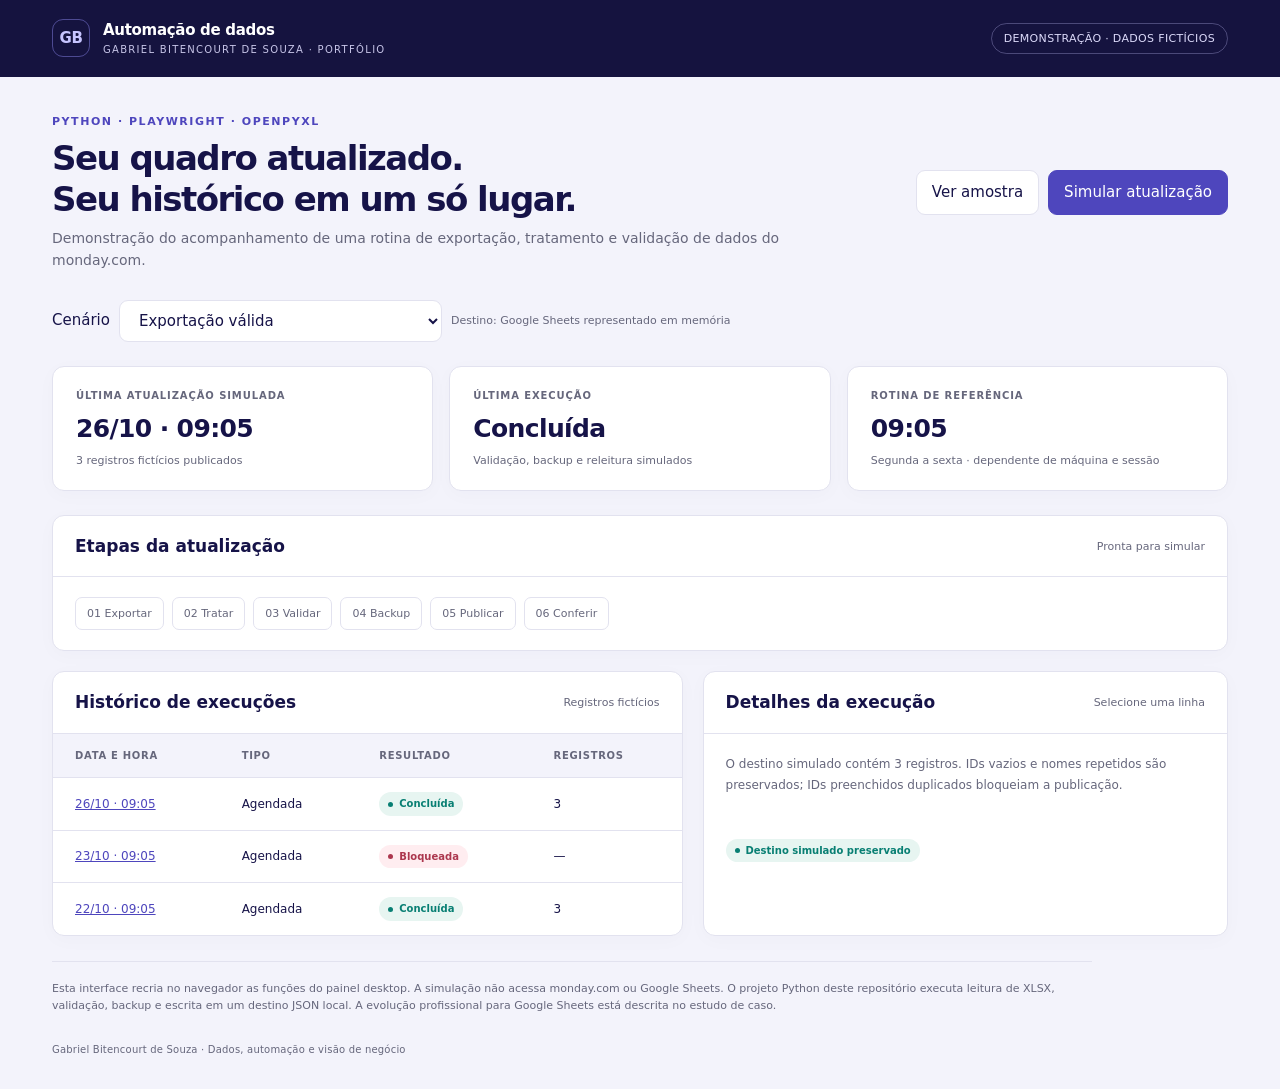
<file: docs/index.html>
<!doctype html><html lang="pt-BR"><head><meta charset="utf-8"><meta name="viewport" content="width=device-width,initial-scale=1"><meta name="referrer" content="no-referrer"><title>Automação Monday — demonstração</title><link rel="stylesheet" href="style.css"></head><body><header class="top"><div class="top-inner"><div class="brand"><span class="monogram">GB</span><div>Automação de dados<small>GABRIEL BITENCOURT DE SOUZA · PORTFÓLIO</small></div></div><span class="demo-tag">DEMONSTRAÇÃO · DADOS FICTÍCIOS</span></div></header>
<main class="layout"><div class="title-row"><div><p class="eyebrow">Python · Playwright · openpyxl</p><h1>Seu quadro atualizado.<br>Seu histórico em um só lugar.</h1><p class="lead">Demonstração do acompanhamento de uma rotina de exportação, tratamento e validação de dados do monday.com.</p></div><div class="actions"><button id="sampleBtn">Ver amostra</button><button class="primary" id="runBtn">Simular atualização</button></div></div>
<div class="actions"><label for="scenario">Cenário</label><select id="scenario"><option value="valid">Exportação válida</option><option value="duplicate">ID duplicado — bloquear publicação</option></select><span class="hint">Destino: Google Sheets representado em memória</span></div>
<section class="stats" aria-label="Resumo da rotina"><div class="stat"><div class="stat-label">Última atualização simulada</div><div class="stat-value" id="lastSuccess">26/10 · 09:05</div><div class="hint">3 registros fictícios publicados</div></div><div class="stat"><div class="stat-label">Última execução</div><div class="stat-value" id="lastStatus">Concluída</div><div class="hint" id="lastHint">Validação, backup e releitura simulados</div></div><div class="stat"><div class="stat-label">Rotina de referência</div><div class="stat-value">09:05</div><div class="hint">Segunda a sexta · dependente de máquina e sessão</div></div></section>
<section class="panel"><div class="panel-heading"><h2>Etapas da atualização</h2><span id="progressText" role="status" aria-live="polite">Pronta para simular</span></div><div class="steps" id="steps"><span class="step">01 Exportar</span><span class="step">02 Tratar</span><span class="step">03 Validar</span><span class="step">04 Backup</span><span class="step">05 Publicar</span><span class="step">06 Conferir</span></div></section>
<div class="split"><section class="panel"><div class="panel-heading"><h2>Histórico de execuções</h2><span>Registros fictícios</span></div><div class="table-wrap"><table><thead><tr><th>Data e hora</th><th>Tipo</th><th>Resultado</th><th>Registros</th></tr></thead><tbody id="history"></tbody></table></div></section><section class="panel"><div class="panel-heading"><h2>Detalhes da execução</h2><span>Selecione uma linha</span></div><div class="content"><div class="detail" id="detail" role="status" aria-live="polite">O destino simulado contém 3 registros. IDs vazios e nomes repetidos são preservados; IDs preenchidos duplicados bloqueiam a publicação.</div><div style="margin-top:18px"><span class="status success" id="integrity">Destino simulado preservado</span></div></div></section></div>
<p class="note">Esta interface recria no navegador as funções do painel desktop. A simulação não acessa monday.com ou Google Sheets. O projeto Python deste repositório executa leitura de XLSX, validação, backup e escrita em um destino JSON local. A evolução profissional para Google Sheets está descrita no estudo de caso.</p><footer>Gabriel Bitencourt de Souza · Dados, automação e visão de negócio</footer></main><dialog id="sampleDialog"><div class="close-row"><h2>Exportação fictícia</h2><button id="closeSample">Fechar</button></div><p class="hint">Amostra produzida do zero. Nenhum registro vem de bases profissionais.</p><div class="table-wrap"><table><thead><tr><th>ID</th><th>Material</th><th>Etapa</th><th>Responsável</th></tr></thead><tbody><tr><td>DEMO-001</td><td>Guia de astronomia</td><td>Revisão</td><td>Pessoa fictícia A</td></tr><tr><td>DEMO-002</td><td>Caderno de ecologia</td><td>Diagramação</td><td>Pessoa fictícia B</td></tr><tr><td>(vazio)</td><td>Guia de astronomia</td><td>Planejamento</td><td>Pessoa fictícia C</td></tr></tbody></table></div><p><a href="data/exportacao_ficticia.xlsx" download>Baixar XLSX fictício</a></p></dialog><script src="app.js"></script></body></html>
</file>
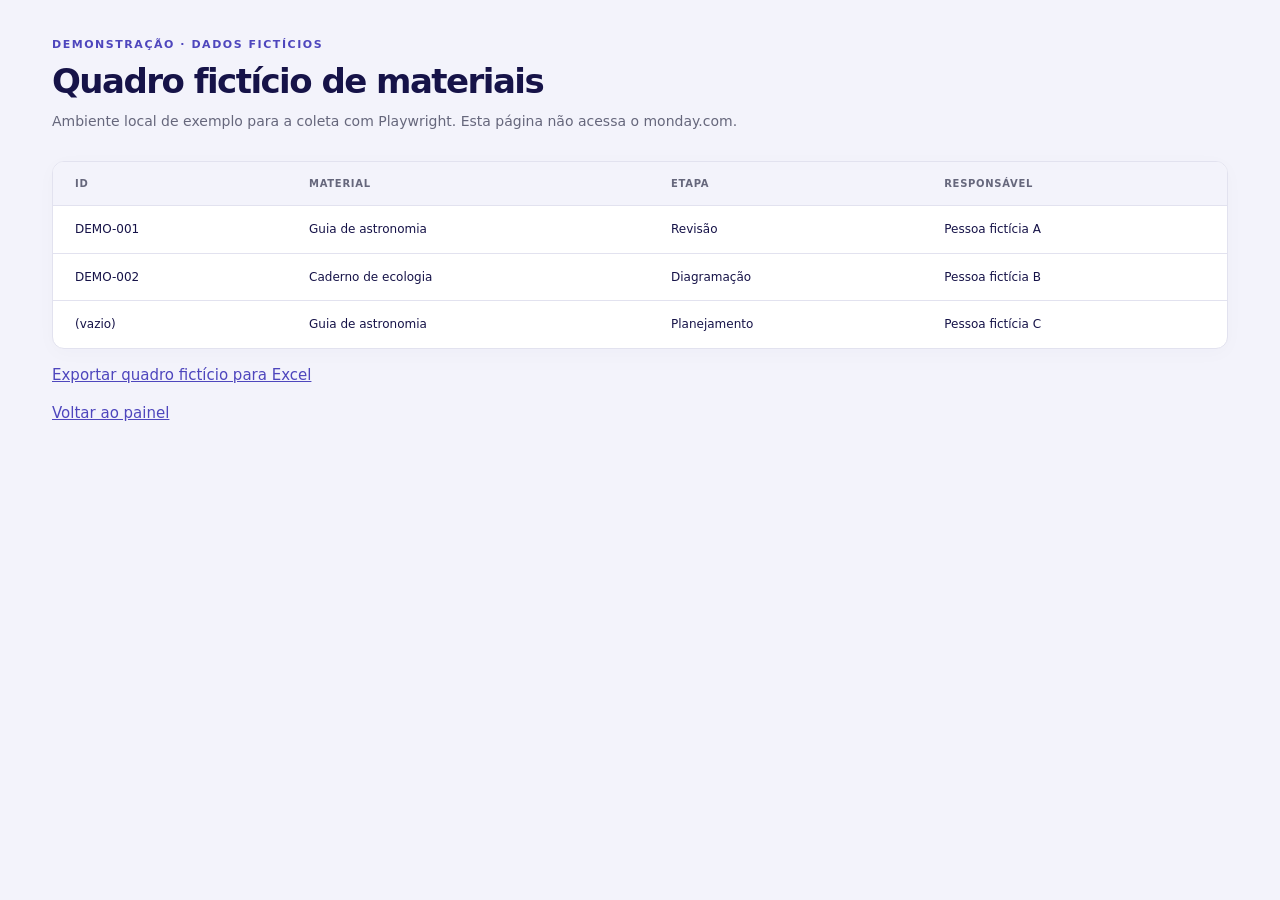
<file: docs/board.html>
<!doctype html><html lang="pt-BR"><head><meta charset="utf-8"><meta name="viewport" content="width=device-width,initial-scale=1"><title>Quadro fictício</title><link rel="stylesheet" href="style.css"></head><body><main class="layout"><p class="eyebrow">DEMONSTRAÇÃO · DADOS FICTÍCIOS</p><h1>Quadro fictício de materiais</h1><p class="lead">Ambiente local de exemplo para a coleta com Playwright. Esta página não acessa o monday.com.</p><section class="panel" style="margin-top:28px"><div class="table-wrap"><table><thead><tr><th>ID</th><th>Material</th><th>Etapa</th><th>Responsável</th></tr></thead><tbody><tr><td>DEMO-001</td><td>Guia de astronomia</td><td>Revisão</td><td>Pessoa fictícia A</td></tr><tr><td>DEMO-002</td><td>Caderno de ecologia</td><td>Diagramação</td><td>Pessoa fictícia B</td></tr><tr><td>(vazio)</td><td>Guia de astronomia</td><td>Planejamento</td><td>Pessoa fictícia C</td></tr></tbody></table></div></section><p><a href="data/exportacao_ficticia.xlsx" download>Exportar quadro fictício para Excel</a></p><p><a href="index.html">Voltar ao painel</a></p></main></body></html>
</file>
<file: docs/style.css>
:root{--bg:#f3f3fb;--paper:white;--ink:#161348;--muted:#66677c;--line:#e2e2ef;--accent:#4e46bd;--soft:#eeedf9;--success:#087f73;--error:#ac374e;--shadow:0 4px 20px #18154a06;color-scheme:light}
*{box-sizing:border-box}body{margin:0;background:var(--bg);color:var(--ink);font:15px/1.55 system-ui,-apple-system,'Segoe UI',sans-serif}a{color:var(--accent)}button,input,select{font:inherit}button,a,select{touch-action:manipulation}button{cursor:pointer}button:disabled{cursor:default;opacity:.6}button:focus-visible,a:focus-visible,input:focus-visible,select:focus-visible{outline:3px solid #8581e6;outline-offset:3px}button,input,select{border:1px solid var(--line);border-radius:9px;background:var(--paper);color:var(--ink);padding:10px 15px}button:hover:not(:disabled){border-color:var(--accent)}.primary{background:var(--accent);border-color:var(--accent);color:#fff}.top{background:#15133f;color:#fff}.top-inner{max-width:1240px;padding:19px 32px;margin:auto;display:flex;align-items:center;justify-content:space-between;gap:20px}.brand{display:flex;gap:13px;align-items:center;font-weight:650;letter-spacing:-.02em}.monogram{display:grid;place-items:center;border:1px solid #8581e680;width:38px;height:38px;border-radius:11px;color:#c7c5ff}.brand small{display:block;font-size:10px;letter-spacing:.13em;color:#c7c5e8;font-weight:500}.demo-tag{border:1px solid #b7b3ec55;color:#dbd9f9;padding:6px 12px;border-radius:30px;font-size:11px;letter-spacing:.03em}.layout{max-width:1240px;margin:auto;padding:36px 32px 32px}.eyebrow{font-size:11px;font-weight:700;letter-spacing:.14em;text-transform:uppercase;color:var(--accent);margin:0 0 8px}h1{font-size:34px;line-height:1.2;letter-spacing:-.045em;margin:0 0 9px;font-weight:680}h2{font-size:17px;margin:0;font-weight:650}h3{font-size:20px;line-height:1.25;margin:14px 0 9px;letter-spacing:-.02em}.lead{color:var(--muted);margin:0;max-width:760px;font-size:14px}.title-row{display:flex;gap:24px;justify-content:space-between;align-items:center;margin-bottom:28px}.actions{display:flex;gap:9px;align-items:center;flex-wrap:wrap}.stats{display:grid;grid-template-columns:repeat(3,minmax(0,1fr));gap:16px;margin:24px 0}.stat{padding:21px 23px;border:1px solid var(--line);border-radius:12px;background:var(--paper);box-shadow:var(--shadow)}.stat-label{font-size:10px;color:var(--muted);font-weight:650;letter-spacing:.09em;text-transform:uppercase}.stat-value{font-size:25px;font-weight:650;letter-spacing:-.025em;margin:7px 0 3px}.hint{font-size:11px;color:var(--muted)}.panel{border:1px solid var(--line);background:var(--paper);border-radius:12px;overflow:hidden;box-shadow:var(--shadow)}.panel-heading{padding:17px 22px;display:flex;justify-content:space-between;align-items:center;border-bottom:1px solid var(--line);gap:14px}.panel-heading span{font-size:11px;color:var(--muted)}.table-wrap{overflow:auto}table{width:100%;border-collapse:collapse;text-align:left;white-space:nowrap}th{font-size:10px;color:var(--muted);text-transform:uppercase;letter-spacing:.07em;font-weight:650;background:var(--bg)}th,td{padding:14px 22px;border-bottom:1px solid var(--line)}td{font-size:12px}tbody tr:last-child td{border-bottom:0}tr.selected{background:var(--soft)}.status{display:inline-flex;align-items:center;gap:6px;border-radius:20px;padding:4px 9px;font-size:10px;font-weight:650;background:var(--soft);color:var(--accent)}.status:before{content:'';width:5px;height:5px;background:currentColor;border-radius:50%}.success{color:var(--success);background:#e7f5f1}.error{color:var(--error);background:#ffedf0}.pending{color:#986521;background:#fff3dd}.content{padding:20px 22px}.split{display:grid;grid-template-columns:1.2fr 1fr;gap:20px;margin-top:20px}.steps{display:flex;gap:8px;align-items:center;padding:20px 22px;flex-wrap:wrap}.step{border:1px solid var(--line);border-radius:7px;padding:7px 11px;color:var(--muted);font-size:11px}.step.active{background:var(--soft);color:var(--accent);border-color:var(--accent)}.step.done{background:#e7f5f1;border-color:#9bd1c6;color:var(--success)}.step.failed{background:#ffedf0;border-color:#d892a0;color:var(--error)}.detail{font-size:12px;line-height:1.8;color:var(--muted);min-height:65px}.note{font-size:11px;color:var(--muted);padding:18px 0;border-top:1px solid var(--line);margin:25px 0 0;max-width:1040px}footer{font-size:10px;letter-spacing:.02em;color:var(--muted);margin-top:10px}dialog{border:1px solid var(--line);border-radius:16px;max-width:min(940px,94vw);padding:26px;background:var(--paper);color:var(--ink);box-shadow:0 20px 100px #0004}dialog::backdrop{background:#17143466}dialog h2{margin-bottom:12px}.close-row{display:flex;justify-content:space-between;gap:20px;align-items:center}.cards{display:grid;grid-template-columns:repeat(3,minmax(0,1fr));gap:17px}.card{display:flex;flex-direction:column;border:1px solid var(--line);border-top:3px solid var(--accent);border-radius:11px;padding:22px;background:var(--paper);min-height:285px;box-shadow:var(--shadow)}.card.construction{border-top-color:var(--line)}.card-top{display:flex;justify-content:space-between;gap:12px;align-items:center}.card-icon{display:grid;place-items:center;background:var(--soft);color:var(--accent);border-radius:9px;width:35px;height:35px}.card-icon svg{width:21px;height:21px}.card p{font-size:12px;color:var(--muted);margin:0}.card .update{margin-top:auto;padding-top:24px}.date{font:12px/1.5 ui-monospace,Consolas,monospace;margin:5px 0}.open-button{display:flex;justify-content:space-between;align-items:center;margin-top:16px;border-radius:7px;text-decoration:none;background:var(--accent);color:white;padding:10px 12px;font-size:12px;font-weight:600}.card button.open-button{width:100%;background:var(--soft);color:var(--muted)}.hub-stats{grid-template-columns:repeat(4,minmax(0,1fr))}.catalog-row{display:flex;justify-content:space-between;align-items:center;gap:20px;margin:28px 0 16px}.search{min-width:270px}.theme-dark{--bg:#131321;--paper:#1d1d30;--ink:#f0effa;--muted:#b0aec5;--line:#35354c;--accent:#b1aaff;--soft:#2a2843;--shadow:0 4px 20px #0001;color-scheme:dark}.theme-dark .primary,.theme-dark .open-button{color:#161348}.theme-dark .success{color:#88dcca;background:#173c35}.theme-dark .pending{color:#eac58a;background:#3e321f}.theme-dark .error{color:#f3a3b6;background:#472632}.bars{display:grid;gap:18px;padding:30px}.bar-row{display:grid;grid-template-columns:125px 1fr 50px;align-items:center;gap:14px;font-size:13px}.bar-track{height:23px;background:var(--soft);border-radius:5px;overflow:hidden}.bar{height:100%;background:var(--accent);border-radius:5px}.empty{grid-column:1/-1;padding:30px;border:1px solid var(--line);border-radius:12px;background:var(--paper);color:var(--muted)}.row-select{border:0;background:none;padding:0;color:var(--accent);font-size:12px;text-decoration:underline}.sr-only{position:absolute;width:1px;height:1px;padding:0;margin:-1px;overflow:hidden;clip:rect(0,0,0,0);white-space:nowrap;border:0}@media(max-width:1000px){.cards{grid-template-columns:repeat(2,minmax(0,1fr))}.title-row{align-items:flex-start;flex-direction:column}.split{grid-template-columns:1fr}}@media(max-width:600px){.layout{padding:25px 18px}.top-inner{padding:15px 18px}.brand small{display:none}.brand{font-size:12px}.demo-tag{font-size:9px;padding:5px 8px}.monogram{display:none}h1{font-size:28px}.stats{grid-template-columns:1fr;gap:10px}.hub-stats{grid-template-columns:repeat(2,minmax(0,1fr))}.stat{padding:15px}.stat-value{font-size:23px}.cards{grid-template-columns:1fr}.catalog-row{align-items:stretch;flex-direction:column;gap:10px}.search{min-width:0;width:100%}.actions{width:100%}.actions select{max-width:100%}.panel-heading{align-items:flex-start;flex-direction:column}.bar-row{grid-template-columns:80px 1fr 35px;font-size:11px}.bars{padding:20px}.steps{padding:16px;gap:6px}.step{font-size:10px;padding:6px 9px}}
</file>
